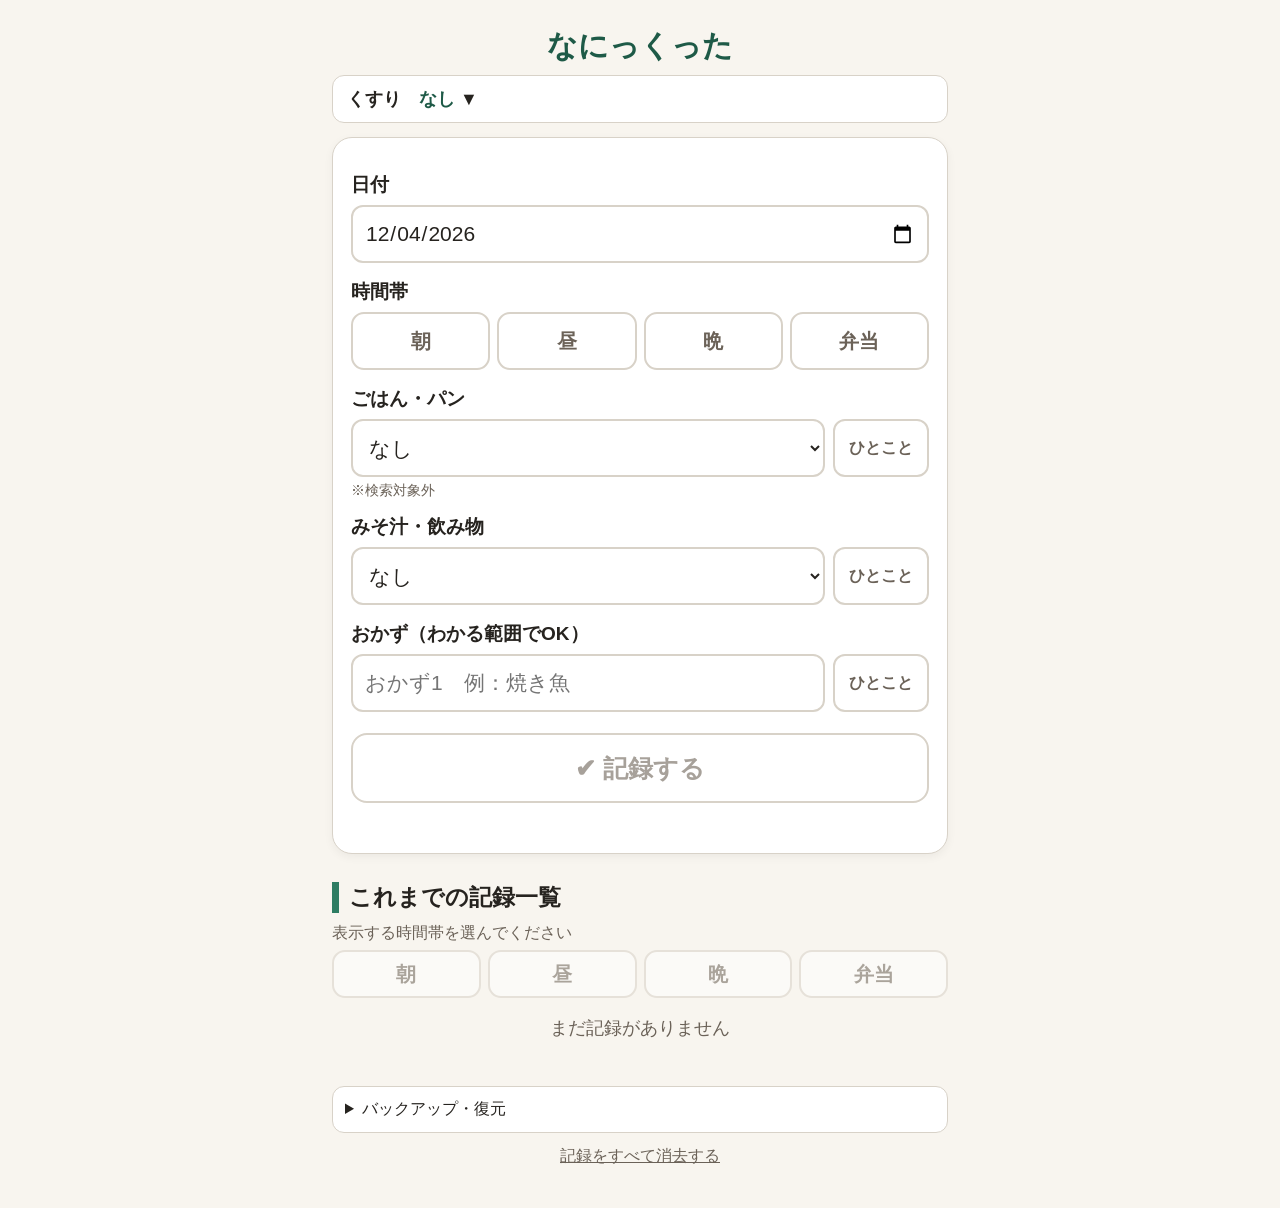
<file: nanikutta-v4-test.html>
<!DOCTYPE html>
<html lang="ja">
<head>
<meta charset="UTF-8">
<meta name="viewport" content="width=device-width, initial-scale=1.0, maximum-scale=1.0, viewport-fit=cover">
<title>なにっくった V4</title>
<meta name="apple-mobile-web-app-capable" content="yes">
<meta name="mobile-web-app-capable" content="yes">
<meta name="apple-mobile-web-app-status-bar-style" content="black-translucent">
<meta name="apple-mobile-web-app-title" content="なにっくった">
<meta name="theme-color" content="#2E7D63">
<style>
:root{--primary:#2E7D63;--primary-dark:#1E5A47;--line:#D8D2C8;--card:#fff;--ink:#26231F;--ink-soft:#6B6258;--danger:#B23A2B;--bg:#F8F5EF;--dup-bg:#FFF0B8;--dup-ink:#7A5200;--asa-bg:#FFF0B8;--asa-ink:#8A6200;--hiru-bg:#DDEFFF;--hiru-ink:#245F91;--ban-bg:#E8E0F4;--ban-ink:#624B80;--bento-bg:#E3F1E5;--bento-ink:#386B3E}
*{box-sizing:border-box}body{margin:0;background:var(--bg);color:var(--ink);font-family:-apple-system,BlinkMacSystemFont,"Hiragino Sans","Yu Gothic",sans-serif}.hidden{display:none!important}.app{max-width:640px;margin:0 auto;padding:18px 12px 40px}h1{text-align:center;color:var(--primary-dark);font-size:30px;margin:8px 0 8px}.card{background:#fff;border:1px solid var(--line);border-radius:20px;padding:18px;box-shadow:0 3px 10px rgba(0,0,0,.05)}h2{font-size:23px;margin:28px 0 10px;border-left:7px solid var(--primary);padding-left:10px}label{display:block;font-size:19px;font-weight:700;margin:16px 0 7px}input,select,button{font:inherit}
input[type=date],.item-input,.select-input{width:100%;min-height:58px;font-size:21px;border:2px solid var(--line);border-radius:12px;padding:12px;background:#fff;color:var(--ink)}
.period-row,.filter-row{display:flex;gap:7px}.period-btn,.filter-btn{flex:1;min-height:58px;border-radius:13px;border:2px solid var(--line);background:#fff;font-size:20px;font-weight:700;color:var(--ink-soft)}.period-btn.active,.filter-btn.active{color:#fff}.period-btn[data-period="朝"].active,.filter-btn[data-period="朝"].active{background:#C8951A;border-color:#C8951A}.period-btn[data-period="昼"].active,.filter-btn[data-period="昼"].active{background:#3F7FAE;border-color:#3F7FAE}.period-btn[data-period="晩"].active,.filter-btn[data-period="晩"].active{background:#705889;border-color:#705889}.period-btn[data-period="弁当"].active,.filter-btn[data-period="弁当"].active{background:#4C7C52;border-color:#4C7C52}
.medicine-box{margin:0 0 14px}.medicine-box summary{list-style:none;cursor:pointer;background:#fff;border:1px solid var(--line);border-radius:12px;padding:11px 14px;font-size:18px;font-weight:700}.medicine-box summary::-webkit-details-marker{display:none}.medicine-state{color:var(--primary-dark)}.medicine-grid{background:#fff;border:1px solid var(--line);border-top:0;border-radius:0 0 12px 12px;padding:8px 12px 12px}.med-row{display:grid;grid-template-columns:90px 1fr 1fr;gap:7px;align-items:center;margin-top:8px}.med-label{font-size:18px;font-weight:700}.med-choice{min-height:46px;border:2px solid var(--line);border-radius:11px;background:#fff;font-size:18px;font-weight:700}.med-choice.active{background:var(--primary);border-color:var(--primary);color:#fff}
.food-section{margin-top:16px}.food-grid{display:grid;grid-template-columns:1fr;gap:14px;align-items:start}.food-title{font-size:19px;font-weight:700;margin-bottom:7px}.dish-main-row{display:grid;grid-template-columns:minmax(0,1fr) 96px;gap:8px}.comment-toggle{min-height:58px;border:2px solid var(--line);border-radius:12px;background:#fff;color:var(--ink-soft);font-size:16px;font-weight:700}.comment-toggle.active{background:#EAF5F0;border-color:var(--primary);color:var(--primary-dark)}.dish-comment-input{margin-top:7px;font-size:18px;min-height:52px}.mini-note{font-size:14px;color:var(--ink-soft);margin-top:5px}.miso-toggle{width:100%;min-height:58px;border:2px solid var(--line);border-radius:12px;background:#fff;color:var(--ink-soft);font-size:21px;font-weight:700;text-align:left;padding:0 12px}.miso-toggle.active{background:var(--primary);border-color:var(--primary);color:#fff}.dish-entry{margin-bottom:9px}
.save-btn{width:100%;min-height:70px;margin-top:12px;border:0;border-radius:16px;background:var(--primary);color:#fff;font-size:25px;font-weight:800}.save-btn:disabled,.save-btn.disabled-look{background:#fff;color:#A7A19A;border:2px solid var(--line);cursor:default}.error-msg{min-height:24px;margin-top:8px;text-align:center;color:var(--danger);font-size:18px;font-weight:700}.cancel-edit-link,.danger-link{display:block;margin:12px auto 0;border:0;background:none;text-decoration:underline;color:var(--ink-soft)}.storage-warn{background:#FDECEA;border:2px solid var(--danger);padding:10px;border-radius:12px;margin-bottom:10px}
.filter-label{font-size:16px;color:var(--ink-soft);margin-bottom:6px}.filter-btn{min-height:48px;opacity:.55}.filter-btn.active{opacity:1}.record-card,.history-record{background:#fff;border:1px solid var(--line);border-radius:15px;padding:13px;margin-bottom:11px}.record-head{display:flex;align-items:center;gap:7px;white-space:nowrap;margin-bottom:9px}.record-date{font-size:17px;font-weight:800;flex:1}.med-status{font-weight:800}.med-status.taken{color:#8A8A8A}.med-status.pending{color:#C62828}.med-status.missed{color:var(--ink)}.period-tag{font-size:16px;font-weight:800;padding:4px 10px;border-radius:999px}.period-tag.朝{background:var(--asa-bg);color:var(--asa-ink)}.period-tag.昼{background:var(--hiru-bg);color:var(--hiru-ink)}.period-tag.晩{background:var(--ban-bg);color:var(--ban-ink)}.period-tag.弁当{background:var(--bento-bg);color:var(--bento-ink)}.edit-btn,.del-btn{min-height:38px;border-radius:9px;padding:0 9px;font-size:15px}.edit-btn{background:#EAF5F0;border:1px solid var(--primary);color:var(--primary-dark);font-weight:700}.del-btn{background:#fff;border:1px solid var(--line);color:var(--ink-soft)}
.item-chips{display:flex;flex-wrap:wrap;gap:7px;align-items:flex-start}.dish-chip-group{display:flex;flex-direction:column;align-items:flex-start}.chip{font-size:19px;padding:7px 11px;border-radius:9px;background:#F2EEE6;border:1px solid var(--line)}button.chip{color:inherit}.chip.dup{background:var(--dup-bg);border-color:#C88A00;color:var(--dup-ink);font-weight:800}.dup-badge{font-size:13px;background:var(--dup-ink);color:#fff;border-radius:5px;padding:1px 5px;margin-left:5px}.dish-inline-comment{font-size:15px;color:var(--ink-soft);padding:3px 3px 0}.empty-msg{text-align:center;padding:18px;color:var(--ink-soft);font-size:18px}.more-btn{width:100%;min-height:52px;border:2px dashed var(--primary);border-radius:12px;background:#fff;color:var(--primary-dark);font-weight:700}.history-panel{background:#EAF5F0;border:2px solid var(--primary);border-radius:13px;padding:12px;margin-bottom:12px;text-align:center}.back-btn{min-height:46px;border:2px solid var(--primary);border-radius:10px;background:#fff;color:var(--primary-dark);font-weight:700}
.data-tools{margin-top:28px;padding:12px;border:1px solid var(--line);border-radius:12px;background:#fff}.data-tool-buttons{display:flex;gap:8px}.tool-btn{flex:1;min-height:48px;border:2px solid var(--primary);border-radius:10px;background:#fff;color:var(--primary-dark);font-weight:700}.visually-hidden{position:absolute;width:1px;height:1px;overflow:hidden;clip:rect(0,0,0,0)}
.toast{position:fixed;left:50%;bottom:32px;transform:translateX(-50%) translateY(16px);background:var(--primary-dark);color:#fff;padding:15px 24px;border-radius:15px;font-size:21px;font-weight:800;opacity:0;pointer-events:none;transition:.2s;z-index:400}.toast.show{opacity:1;transform:translateX(-50%) translateY(0)}
.modal-overlay{position:fixed;inset:0;background:rgba(0,0,0,.48);display:flex;align-items:center;justify-content:center;padding:16px;z-index:300}.modal-box{background:#fff;border-radius:20px;padding:22px 18px;max-width:430px;width:100%;text-align:center}.modal-text{font-size:22px;font-weight:800;margin-bottom:16px}.modal-btns{display:flex;gap:9px}.modal-btn{flex:1;min-height:58px;border-radius:13px;font-size:20px;font-weight:800}.modal-btn.cancel{background:#fff;border:2px solid var(--line)}.modal-btn.danger{background:var(--danger);color:#fff;border:0}
.med-modal-box{max-width:520px}.med-question{font-size:30px;font-weight:900;margin:2px 0 18px}.med-action-row{display:flex;gap:10px}.med-action{flex:1;min-height:78px;border:3px solid var(--line);border-radius:16px;background:#fff;font-size:25px;font-weight:900}.med-action:active,.med-action.selected{background:var(--primary);border-color:var(--primary);color:#fff}.pending-list{text-align:left}.pending-title{font-size:28px;font-weight:900;text-align:center;margin-bottom:15px}.pending-row{border-top:1px solid var(--line);padding:11px 0}.pending-row:first-child{border-top:0}.pending-date{font-size:19px;font-weight:800;margin-bottom:7px}.pending-actions{display:flex;gap:8px}.pending-actions button{flex:1;min-height:50px;border:2px solid var(--line);border-radius:11px;background:#fff;font-size:18px;font-weight:800}.pending-actions button.selected{background:var(--primary);border-color:var(--primary);color:#fff}
@media(max-width:430px){.app{padding-left:9px;padding-right:9px}.card{padding:14px}.record-head{gap:5px}.record-date{font-size:15.5px}.period-tag{font-size:14px;padding:4px 8px}.edit-btn,.del-btn{font-size:14px;padding:0 7px}.food-grid{gap:8px}.dish-main-row{grid-template-columns:minmax(0,1fr) 90px}}
</style>
</head>
<body>
<main class="app">
<h1>なにっくった</h1>

<details class="medicine-box" id="medicineBox">
<summary>くすり　<span class="medicine-state" id="medicineState">なし</span> ▼</summary>
<div class="medicine-grid">
<div class="med-row"><span class="med-label">朝食後</span><button class="med-choice" data-med-period="朝" data-value="yes">あり</button><button class="med-choice" data-med-period="朝" data-value="no">なし</button></div>
<div class="med-row"><span class="med-label">昼食後</span><button class="med-choice" data-med-period="昼" data-value="yes">あり</button><button class="med-choice" data-med-period="昼" data-value="no">なし</button></div>
<div class="med-row"><span class="med-label">晩飯後</span><button class="med-choice" data-med-period="晩" data-value="yes">あり</button><button class="med-choice" data-med-period="晩" data-value="no">なし</button></div>
</div>
</details>

<div class="storage-warn hidden" id="storageWarn">⚠ この環境では記録を保存できません</div>
<section class="card" id="inputCard">
<label for="dateInput">日付</label><input type="date" id="dateInput">
<label>時間帯</label>
<div class="period-row">
<button type="button" class="period-btn" data-period="朝">朝</button><button type="button" class="period-btn" data-period="昼">昼</button><button type="button" class="period-btn" data-period="晩">晩</button><button type="button" class="period-btn" data-period="弁当">弁当</button>
</div>

<div class="food-section">
<div class="food-grid">
<div>
<div class="food-title">ごはん・パン</div>
<div class="dish-main-row">
<select id="riceSelect" class="item-input select-input">
<option value="なし" selected>なし</option>
<option value="白ごはん">白ごはん</option>
<option value="パン">パン</option>
<option value="ふくらかん">ふくらかん</option>
<option value="チャーハン">チャーハン</option>
<option value="オムライス">オムライス</option>
<option value="おかゆ">おかゆ</option>
<option value="おじや">おじや</option>
<option value="赤飯">赤飯</option>
<option value="カレー">カレー</option>
<option value="丼物">丼物</option>
</select>
<button type="button" class="comment-toggle" id="riceCommentToggle" aria-expanded="false">ひとこと</button>
</div>
<input type="text" class="item-input dish-comment-input hidden" id="riceComment" placeholder="ごはん・パンへのひとこと">
<div class="mini-note hidden" id="riceExcludedNote">※検索対象外</div>
</div>
<div>
<div class="food-title">みそ汁・飲み物</div>
<div class="dish-main-row">
<select id="drinkSelect" class="item-input select-input">
<option value="なし" selected>なし</option>
<option value="みそ汁">みそ汁</option>
<option value="コーヒー">コーヒー</option>
<option value="お茶">お茶</option>
</select>
<button type="button" class="comment-toggle" id="misoCommentToggle" aria-expanded="false">ひとこと</button>
</div>
<input type="text" class="item-input dish-comment-input hidden" id="misoComment" placeholder="みそ汁・飲み物へのひとこと">
</div>
</div>
</div>

<label>おかず（わかる範囲でOK）</label>
<div id="dishInputs">
<div class="dish-entry" data-index="0"><div class="dish-main-row"><input class="item-input dish-name-input" id="dish0" placeholder="おかず1　例：焼き魚"><button type="button" class="comment-toggle" data-index="0" aria-expanded="false">ひとこと</button></div><input class="item-input dish-comment-input hidden" id="dishComment0" placeholder="この料理へのひとこと"></div>
<div class="dish-entry hidden" data-index="1"><div class="dish-main-row"><input class="item-input dish-name-input" id="dish1" placeholder="おかず2"><button type="button" class="comment-toggle" data-index="1" aria-expanded="false">ひとこと</button></div><input class="item-input dish-comment-input hidden" id="dishComment1" placeholder="この料理へのひとこと"></div>
<div class="dish-entry hidden" data-index="2"><div class="dish-main-row"><input class="item-input dish-name-input" id="dish2" placeholder="おかず3"><button type="button" class="comment-toggle" data-index="2" aria-expanded="false">ひとこと</button></div><input class="item-input dish-comment-input hidden" id="dishComment2" placeholder="この料理へのひとこと"></div>
<div class="dish-entry hidden" data-index="3"><div class="dish-main-row"><input class="item-input dish-name-input" id="dish3" placeholder="おかず4"><button type="button" class="comment-toggle" data-index="3" aria-expanded="false">ひとこと</button></div><input class="item-input dish-comment-input hidden" id="dishComment3" placeholder="この料理へのひとこと"></div>
<div class="dish-entry hidden" data-index="4"><div class="dish-main-row"><input class="item-input dish-name-input" id="dish4" placeholder="おかず5"><button type="button" class="comment-toggle" data-index="4" aria-expanded="false">ひとこと</button></div><input class="item-input dish-comment-input hidden" id="dishComment4" placeholder="この料理へのひとこと"></div>
</div>
<button type="button" class="save-btn disabled-look" id="saveBtn" disabled>✔ 記録する</button>
<div class="error-msg" id="errorMsg"></div>
<button type="button" class="cancel-edit-link hidden" id="cancelEditBtn">編集をやめる</button>
</section>

<h2>これまでの記録一覧</h2>
<div class="filter-label" id="filterLabel">表示する時間帯を選んでください</div>
<div class="filter-row" id="filterRow"><button class="filter-btn" data-period="朝">朝</button><button class="filter-btn" data-period="昼">昼</button><button class="filter-btn" data-period="晩">晩</button><button class="filter-btn" data-period="弁当">弁当</button></div>
<section class="history-panel hidden" id="historyPanel"><div id="historyTitle"></div><button class="back-btn" id="backToListBtn">← 通常の一覧に戻る</button></section>
<div id="recordList"><div class="empty-msg">読み込み中…</div></div>

<details class="data-tools"><summary>バックアップ・復元</summary><p>記録をファイルに保存したり戻したりできます。</p><div class="data-tool-buttons"><button class="tool-btn" id="backupBtn">バックアップを書き出す</button><button class="tool-btn" id="restoreBtn">バックアップから復元</button></div><input type="file" id="restoreFileInput" accept="application/json,.json" class="visually-hidden"></details>
<button class="danger-link" id="clearAllBtn">記録をすべて消去する</button>
</main>

<div class="toast" id="toast">✔ 記録しました！</div>

<div class="modal-overlay hidden" id="deleteModal"><div class="modal-box"><div class="modal-text" id="modalText">この記録を削除しますか？</div><div class="modal-btns"><button class="modal-btn cancel" id="modalCancelBtn">キャンセル</button><button class="modal-btn danger" id="modalDeleteBtn">削除する</button></div></div></div>

<div class="modal-overlay hidden" id="medicineModal"><div class="modal-box med-modal-box"><div class="med-question">💊 くすり飲んだ？</div><div class="med-action-row"><button class="med-action" id="medicineTakenBtn">飲んだ</button><button class="med-action" id="medicinePendingBtn">まだ</button></div></div></div>

<div class="modal-overlay hidden" id="pendingMedicineModal"><div class="modal-box med-modal-box"><div class="pending-title">💊 くすり飲んだ？</div><div class="pending-list" id="pendingMedicineList"></div></div></div>

<script>
const STORAGE_KEY="meal-records-v4";
const LEGACY_KEYS=["meal-records-v3","meal-records-v1"];
const MED_SETTINGS_KEY="nanikutta-med-settings-v1";
const PERIODS=["朝","昼","晩","弁当"],ORDER=Object.fromEntries(PERIODS.map((x,i)=>[x,i]));
const RICE_OPTIONS=["なし","白ごはん","パン","ふくらかん","チャーハン","オムライス","おかゆ","おじや","赤飯","カレー","丼物"];
let records=[],selectedPeriod=null,activeFilterPeriods=new Set(),showAll=false,editingId=null,historyDish=null,pendingAction=null,pendingDeleteId=null,pendingRestoreRecords=null,toastTimer,currentSavedId=null,storageAvailable=true,tempMedicineStatus="none";
let medSettings={朝:false,昼:false,晩:false};
let pendingMealRecord=null;
const $=id=>document.getElementById(id);
const dateInput=$("dateInput"),recordListEl=$("recordList"),errorMsg=$("errorMsg"),saveBtn=$("saveBtn"),riceSelect=$("riceSelect"),drinkSelect=$("drinkSelect"),riceComment=$("riceComment"),misoComment=$("misoComment");
function todayStr(){const d=new Date();return [d.getFullYear(),String(d.getMonth()+1).padStart(2,"0"),String(d.getDate()).padStart(2,"0")].join("-")}
function parseDate(s){const [y,m,d]=String(s).split("-").map(Number);return new Date(y,m-1,d)}
function formatDateShort(s){const d=parseDate(s),reiwa=d.getFullYear()-2018;return `R${reiwa}/${d.getMonth()+1}/${d.getDate()}`}
function esc(v){return String(v).replace(/[&<>"']/g,c=>({"&":"&amp;","<":"&lt;",">":"&gt;",'"':"&quot;","'":"&#39;"}[c]))}
function baseName(v){return String(v).normalize("NFKC").toLowerCase().replace(/[\s　・･]/g,"").replace(/[〜～]/g,"ー")}
const ALIAS_GROUPS=[["玉子焼き","卵焼き","たまご焼き","玉子やき","卵やき","たまごやき"],["唐揚げ","から揚げ","からあげ"]];
const ALIASES=new Map();ALIAS_GROUPS.forEach((g,i)=>g.forEach(x=>ALIASES.set(baseName(x),`alias:${i}`)));
function normalizeDish(v){const n=baseName(v);return ALIASES.get(n)||`text:${n}`}
function isMatch(a,b){const x=normalizeDish(a),y=normalizeDish(b);return x!=="text:"&&x===y}
function createId(){let id=Date.now();while(records.some(r=>String(r.id)===String(id)))id++;return id}
function migrateRecord(r){
 if(!r||typeof r!=="object"||!/^\d{4}-\d{2}-\d{2}$/.test(String(r.date))||!PERIODS.includes(r.period))return null;
 const riceRaw=String(r.rice||"なし"); const rice=["食パン","菓子パン","惣菜パン"].includes(riceRaw)?"パン":(RICE_OPTIONS.includes(riceRaw)?riceRaw:(riceRaw==="白ご飯"?"白ごはん":"なし"));
 const drink=["なし","みそ汁","コーヒー","お茶"].includes(r.drink)?r.drink:(r.miso?"みそ汁":"なし"); return {id:r.id??createId(),date:r.date,period:r.period,rice,riceComment:typeof r.riceComment==="string"?r.riceComment:"",drink,misoComment:typeof r.misoComment==="string"?r.misoComment:(typeof r.misoIngredients==="string"?r.misoIngredients:""),dishes:Array.from({length:5},(_,i)=>Array.isArray(r.dishes)&&typeof r.dishes[i]==="string"?r.dishes[i]:""),dishComments:Array.from({length:5},(_,i)=>Array.isArray(r.dishComments)&&typeof r.dishComments[i]==="string"?r.dishComments[i]:""),medicineStatus:["taken","pending","missed","none"].includes(r.medicineStatus)?r.medicineStatus:"none"};
}
function validateRecords(v){if(!Array.isArray(v))throw new Error("invalid");return v.map(migrateRecord).filter(Boolean)}
function persist(){try{localStorage.setItem(STORAGE_KEY,JSON.stringify(records));return true}catch(e){storageAvailable=false;$("storageWarn").classList.remove("hidden");return false}}
function loadMedSettings(){try{const x=JSON.parse(localStorage.getItem(MED_SETTINGS_KEY)||"null");if(x)medSettings={朝:!!x.朝,昼:!!x.昼,晩:!!x.晩}}catch(_){} renderMedSettings()}
function saveMedSettings(){try{localStorage.setItem(MED_SETTINGS_KEY,JSON.stringify(medSettings))}catch(_){} renderMedSettings()}
function renderMedSettings(){document.querySelectorAll(".med-choice").forEach(b=>{const yes=b.dataset.value==="yes",on=medSettings[b.dataset.medPeriod]===yes;b.classList.toggle("active",on)});$("medicineState").textContent=Object.values(medSettings).some(Boolean)?"あり":"なし"}
function load(){try{const raw=localStorage.getItem(STORAGE_KEY);if(raw)records=validateRecords(JSON.parse(raw));else{for(const k of LEGACY_KEYS){const old=localStorage.getItem(k);if(old){records=validateRecords(JSON.parse(old));if(records.length){persist();break}}}}}catch(e){records=[];$("storageWarn").classList.remove("hidden")}renderList();showPendingMedicineIfNeeded()}
function showToast(msg){clearTimeout(toastTimer);$("toast").textContent=msg;$("toast").classList.add("show");toastTimer=setTimeout(()=>$("toast").classList.remove("show"),1600)}
function range(){const t=parseDate(todayStr()),c=new Date(t);c.setDate(c.getDate()-29);return{today:t,cutoff:c}}
function searchableEntries(r){const out=[];if(r.rice!=="白ごはん"&&r.rice!=="なし")out.push({key:`${r.id}-rice`,name:r.rice,comment:r.riceComment||""});r.dishes.forEach((n,i)=>{if(n?.trim())out.push({key:`${r.id}-dish-${i}`,name:n,comment:r.dishComments[i]||""})});return out}
function highlightKeys(){const {today,cutoff}=range(),pool=[];records.forEach(r=>{const d=parseDate(r.date);if(!activeFilterPeriods.has(r.period)||d<cutoff||d>today)return;pool.push(...searchableEntries(r))});const c=new Map();pool.forEach(x=>c.set(normalizeDish(x.name),(c.get(normalizeDish(x.name))||0)+1));return new Set(pool.filter(x=>c.get(normalizeDish(x.name))>1).map(x=>x.key))}
function chip(name,key,comment,keys){const dup=keys.has(key);return `<div class="dish-chip-group"><button class="chip${dup?" dup":""}" data-dish="${esc(name)}">${esc(name)}${dup?'<span class="dup-badge">重複</span>':""}</button>${comment?.trim()?`<div class="dish-inline-comment">💬 ${esc(comment)}</div>`:""}</div>`}
function card(r,keys){let chips="";if(r.rice!=="なし"){if(r.rice==="白ごはん")chips+=`<span class="chip">白ごはん</span>`;else chips+=chip(r.rice,`${r.id}-rice`,r.riceComment,keys)}if(r.drink&&r.drink!=="なし")chips+=`<div class="dish-chip-group"><span class="chip">${esc(r.drink)}</span>${r.misoComment?.trim()?`<div class="dish-inline-comment">💬 ${esc(r.misoComment)}</div>`:""}</div>`;r.dishes.forEach((n,i)=>{if(n?.trim())chips+=chip(n,`${r.id}-dish-${i}`,r.dishComments[i],keys)});const medLabel=r.medicineStatus==="taken"?"のんだ":r.medicineStatus==="pending"?"まだ":r.medicineStatus==="missed"?"忘れてた":"",medClass=r.medicineStatus==="taken"?"taken":r.medicineStatus==="pending"?"pending":r.medicineStatus==="missed"?"missed":"";return `<article class="record-card"><div class="record-head"><div class="record-date">${formatDateShort(r.date)}${medLabel?`　<span class="med-status ${medClass}">くすり ${medLabel}</span>`:""}</div><span class="period-tag ${r.period}">${r.period}</span><button class="edit-btn" data-id="${esc(r.id)}">編集</button><button class="del-btn" data-id="${esc(r.id)}">削除</button></div><div class="item-chips">${chips||'<span class="empty-msg">食事内容なし</span>'}</div></article>`}
function renderNormal(){if(!records.length){recordListEl.innerHTML='<div class="empty-msg">まだ記録がありません</div>';return}if(!activeFilterPeriods.size){recordListEl.innerHTML='<div class="empty-msg">上から見たい時間帯を選んでください</div>';return}const {today,cutoff}=range(),f=records.filter(r=>activeFilterPeriods.has(r.period)),dates=[...new Set(f.map(r=>r.date))].sort((a,b)=>b.localeCompare(a)),shown=showAll?dates:dates.filter(s=>{const d=parseDate(s);return d>=cutoff&&d<=today}),more=!showAll&&dates.some(s=>parseDate(s)<cutoff),keys=highlightKeys();let h=shown.map(d=>f.filter(r=>r.date===d).sort((a,b)=>ORDER[a.period]-ORDER[b.period]).map(r=>card(r,keys)).join("")).join("")||'<div class="empty-msg">記録がありません</div>';if(more)h+='<button class="more-btn" id="showAllBtn">＋もっと見る</button>';recordListEl.innerHTML=h}
function historyOccurrences(dish){const a=[];records.forEach(r=>searchableEntries(r).forEach(x=>{if(isMatch(x.name,dish))a.push({date:r.date,period:r.period,dish:x.name,comment:x.comment})}));return a.sort((a,b)=>b.date.localeCompare(a.date)||ORDER[a.period]-ORDER[b.period])}
function renderHistory(){const list=historyOccurrences(historyDish);$("historyTitle").textContent=`「${historyDish}」の履歴（${list.length}件）`;recordListEl.innerHTML=list.map(x=>`<article class="history-record"><div class="record-head"><div class="record-date">${formatDateShort(x.date)}</div><span class="period-tag ${x.period}">${x.period}</span></div><div class="chip">${esc(x.dish)}</div>${x.comment?`<div class="dish-inline-comment">💬 ${esc(x.comment)}</div>`:""}</article>`).join("")||'<div class="empty-msg">履歴はありません</div>'}
function renderList(){historyDish?renderHistory():renderNormal()}
function setComment(btn,input,open){btn.classList.toggle("active",open);btn.setAttribute("aria-expanded",String(open));input.classList.toggle("hidden",!open)}
function updateDishVisibility(){let highest=-1;for(let i=0;i<5;i++)if($("dish"+i).value.trim()||$("dishComment"+i).value.trim())highest=i;const through=highest<0?0:Math.min(4,highest+1);for(let i=0;i<5;i++)document.querySelector(`.dish-entry[data-index="${i}"]`).classList.toggle("hidden",i>through)}
function resetForm(){dateInput.value=todayStr();selectedPeriod=null;tempMedicineStatus="none";document.querySelectorAll(".period-btn").forEach(b=>b.classList.remove("active"));riceSelect.value="なし";riceComment.value="";setComment($("riceCommentToggle"),riceComment,false);drinkSelect.value="なし";misoComment.value="";setComment($("misoCommentToggle"),misoComment,false);for(let i=0;i<5;i++){$("dish"+i).value="";$("dishComment"+i).value="";setComment(document.querySelector(`.comment-toggle[data-index="${i}"]`),$("dishComment"+i),false)}updateDishVisibility();updateRiceNote();updateSaveEnabled()}
function updateRiceNote(){$("riceExcludedNote").classList.toggle("hidden",!["なし","白ごはん"].includes(riceSelect.value))}
function hasMealInput(){if(riceSelect.value!=="なし"||drinkSelect.value!=="なし")return true;for(let i=0;i<5;i++)if($("dish"+i).value.trim())return true;return false}
function updateSaveEnabled(){const enabled=hasMealInput()&&!!dateInput.value&&!!selectedPeriod;saveBtn.disabled=!enabled;saveBtn.classList.toggle("disabled-look",!enabled)}

function startEdit(r){editingId=r.id;dateInput.value=r.date;selectedPeriod=r.period;document.querySelectorAll(".period-btn").forEach(b=>b.classList.toggle("active",b.dataset.period===r.period));riceSelect.value=r.rice;riceComment.value=r.riceComment;setComment($("riceCommentToggle"),riceComment,!!r.riceComment);drinkSelect.value=["なし","みそ汁","コーヒー","お茶"].includes(r.drink)?r.drink:"なし";misoComment.value=r.misoComment;setComment($("misoCommentToggle"),misoComment,!!r.misoComment);for(let i=0;i<5;i++){$("dish"+i).value=r.dishes[i]||"";$("dishComment"+i).value=r.dishComments[i]||"";setComment(document.querySelector(`.comment-toggle[data-index="${i}"]`),$("dishComment"+i),!!r.dishComments[i])}updateDishVisibility();updateRiceNote();saveBtn.textContent="✔ 変更を保存";updateSaveEnabled();$("cancelEditBtn").classList.remove("hidden");$("inputCard").scrollIntoView({behavior:"smooth",block:"start"})}
function finishEdit(){editingId=null;saveBtn.textContent="✔ 記録する";$("cancelEditBtn").classList.add("hidden")}
function shouldAskMedicine(period){return ["朝","昼","晩"].includes(period)&&medSettings[period]}
function openMedicineModal(id){currentSavedId=id;$("medicineTakenBtn").classList.remove("selected");$("medicinePendingBtn").classList.remove("selected");$("medicineModal").classList.remove("hidden")}
function closeMedicineModal(){$("medicineModal").classList.add("hidden");currentSavedId=null}
function setMedicineStatus(id,status){const r=records.find(x=>String(x.id)===String(id));if(!r)return;r.medicineStatus=status;persist()}
function showPendingMedicineIfNeeded(){const p=records.filter(r=>r.medicineStatus==="pending").sort((a,b)=>a.date.localeCompare(b.date)||ORDER[a.period]-ORDER[b.period]);if(!p.length)return;$("pendingMedicineList").innerHTML=p.map(r=>`<div class="pending-row" data-id="${esc(r.id)}"><div class="pending-date">${formatDateShort(r.date)} ${r.period}食後</div><div class="pending-actions"><button data-med-result="taken">飲んだ</button><button data-med-result="missed">忘れてた</button></div></div>`).join("");$("pendingMedicineModal").classList.remove("hidden")}
function closePendingIfEmpty(){if(!$("pendingMedicineList").querySelector(".pending-row"))$("pendingMedicineModal").classList.add("hidden")}
document.querySelectorAll(".med-choice").forEach(b=>b.addEventListener("click",()=>{medSettings[b.dataset.medPeriod]=b.dataset.value==="yes";saveMedSettings()}));
document.querySelectorAll(".period-btn").forEach(b=>b.addEventListener("click",()=>{selectedPeriod=b.dataset.period;document.querySelectorAll(".period-btn").forEach(x=>x.classList.toggle("active",x===b));updateSaveEnabled()}));
document.querySelectorAll(".filter-btn").forEach(b=>b.addEventListener("click",()=>{const p=b.dataset.period;activeFilterPeriods.has(p)?activeFilterPeriods.delete(p):activeFilterPeriods.add(p);b.classList.toggle("active",activeFilterPeriods.has(p));showAll=false;renderList()}));
riceSelect.addEventListener("change",()=>{updateRiceNote();updateSaveEnabled()});
drinkSelect.addEventListener("change",updateSaveEnabled);
dateInput.addEventListener("change",updateSaveEnabled);
$("riceCommentToggle").addEventListener("click",()=>{const o=$("riceCommentToggle").getAttribute("aria-expanded")!=="true";setComment($("riceCommentToggle"),riceComment,o);if(o)riceComment.focus()});
$("misoCommentToggle").addEventListener("click",()=>{const o=$("misoCommentToggle").getAttribute("aria-expanded")!=="true";setComment($("misoCommentToggle"),misoComment,o);if(o)misoComment.focus()});
document.querySelectorAll(".dish-name-input,.dish-comment-input").forEach(e=>e.addEventListener("input",()=>{updateDishVisibility();updateSaveEnabled()}));
document.querySelectorAll('.comment-toggle[data-index]').forEach(b=>b.addEventListener("click",()=>{const i=Number(b.dataset.index),o=b.getAttribute("aria-expanded")!=="true";setComment(b,$("dishComment"+i),o);if(o)$("dishComment"+i).focus()}));
function commitMealRecord(r,wasEditing=false){
 if(wasEditing){
   const i=records.findIndex(x=>String(x.id)===String(editingId));
   if(i<0){errorMsg.textContent="編集対象が見つかりません";return}
   r.medicineStatus=records[i].medicineStatus;
   records[i]=r;
 }else records.push(r);
 persist();
 finishEdit();
 pendingMealRecord=null;
 resetForm();
 renderList();
 updateSaveEnabled();
 showToast(wasEditing?"✔ 変更しました！":"✔ 記録しました！");
}
saveBtn.addEventListener("click",()=>{
 errorMsg.textContent="";
 if(!hasMealInput()||!dateInput.value||!selectedPeriod){updateSaveEnabled();return}
 const dishes=Array.from({length:5},(_,i)=>$("dish"+i).value.trim()),comments=Array.from({length:5},(_,i)=>$("dishComment"+i).value.trim());
 for(let i=0;i<5;i++)if(comments[i]&&!dishes[i]){errorMsg.textContent=`おかず${i+1}の料理名を入力してください`;return}
 const wasEditing=editingId!==null;
 const r={id:editingId??createId(),date:dateInput.value,period:selectedPeriod,rice:riceSelect.value,riceComment:riceComment.value.trim(),drink:drinkSelect.value,misoComment:misoComment.value.trim(),dishes,dishComments:comments,medicineStatus:"none"};
 if(wasEditing){commitMealRecord(r,true);return}
 if(shouldAskMedicine(r.period)){pendingMealRecord=r;openMedicineModal(null);return}
 commitMealRecord(r,false);
});
$("medicineTakenBtn").addEventListener("click",()=>{if(!pendingMealRecord)return;pendingMealRecord.medicineStatus="taken";$("medicineTakenBtn").classList.add("selected");setTimeout(()=>{const r=pendingMealRecord;closeMedicineModal();commitMealRecord(r,false)},220)});
$("medicinePendingBtn").addEventListener("click",()=>{if(!pendingMealRecord)return;pendingMealRecord.medicineStatus="pending";$("medicinePendingBtn").classList.add("selected");setTimeout(()=>{const r=pendingMealRecord;closeMedicineModal();commitMealRecord(r,false)},220)});
$("pendingMedicineList").addEventListener("click",e=>{const b=e.target.closest("button[data-med-result]");if(!b)return;const row=b.closest(".pending-row"),id=row.dataset.id;setMedicineStatus(id,b.dataset.medResult);b.classList.add("selected");setTimeout(()=>{row.remove();closePendingIfEmpty()},220)});
document.addEventListener("visibilitychange",()=>{if(document.visibilityState==="visible"&&$("medicineModal").classList.contains("hidden"))showPendingMedicineIfNeeded()});
window.addEventListener("pageshow",()=>{if($("medicineModal").classList.contains("hidden"))showPendingMedicineIfNeeded()});
recordListEl.addEventListener("click",e=>{const d=e.target.closest(".del-btn");if(d){pendingAction="record";pendingDeleteId=d.dataset.id;$("modalText").textContent="この記録を削除しますか？";$("deleteModal").classList.remove("hidden");return}const ed=e.target.closest(".edit-btn");if(ed){const r=records.find(x=>String(x.id)===ed.dataset.id);if(r)startEdit(r);return}const ch=e.target.closest("button.chip[data-dish]");if(ch){historyDish=ch.dataset.dish;$("historyPanel").classList.remove("hidden");$("filterRow").classList.add("hidden");$("filterLabel").classList.add("hidden");renderList();return}if(e.target.closest("#showAllBtn")){showAll=true;renderList()}});
$("backToListBtn").addEventListener("click",()=>{historyDish=null;$("historyPanel").classList.add("hidden");$("filterRow").classList.remove("hidden");$("filterLabel").classList.remove("hidden");renderList()});
$("cancelEditBtn").addEventListener("click",()=>{finishEdit();resetForm()});
$("modalCancelBtn").addEventListener("click",()=>{$("deleteModal").classList.add("hidden");pendingAction=null;pendingDeleteId=null;pendingRestoreRecords=null});
$("modalDeleteBtn").addEventListener("click",()=>{if(pendingAction==="record")records=records.filter(r=>String(r.id)!==String(pendingDeleteId));else if(pendingAction==="clear"){records=[]}else if(pendingAction==="restore"&&pendingRestoreRecords)records=pendingRestoreRecords;persist();renderList();$("deleteModal").classList.add("hidden");pendingAction=null;pendingDeleteId=null;pendingRestoreRecords=null});
$("clearAllBtn").addEventListener("click",()=>{pendingAction="clear";$("modalText").textContent="すべての記録を消去しますか？";$("deleteModal").classList.remove("hidden")});
$("backupBtn").addEventListener("click",()=>{const blob=new Blob([JSON.stringify({app:"なにっくった",version:4,records},null,2)],{type:"application/json"}),u=URL.createObjectURL(blob),a=document.createElement("a");a.href=u;a.download=`nanikutta-v4-backup-${todayStr()}.json`;a.click();setTimeout(()=>URL.revokeObjectURL(u),1000)});
$("restoreBtn").addEventListener("click",()=>{$("restoreFileInput").value="";$("restoreFileInput").click()});
$("restoreFileInput").addEventListener("change",async()=>{const f=$("restoreFileInput").files?.[0];if(!f)return;try{const p=JSON.parse(await f.text());pendingRestoreRecords=validateRecords(Array.isArray(p)?p:p.records);pendingAction="restore";$("modalText").textContent="現在の記録をバックアップで置き換えますか？";$("deleteModal").classList.remove("hidden")}catch(e){errorMsg.textContent="バックアップを読み込めませんでした"}});
dateInput.value=todayStr();loadMedSettings();load();updateRiceNote();updateDishVisibility();updateSaveEnabled();
</script>
</body>
</html>
</file>
